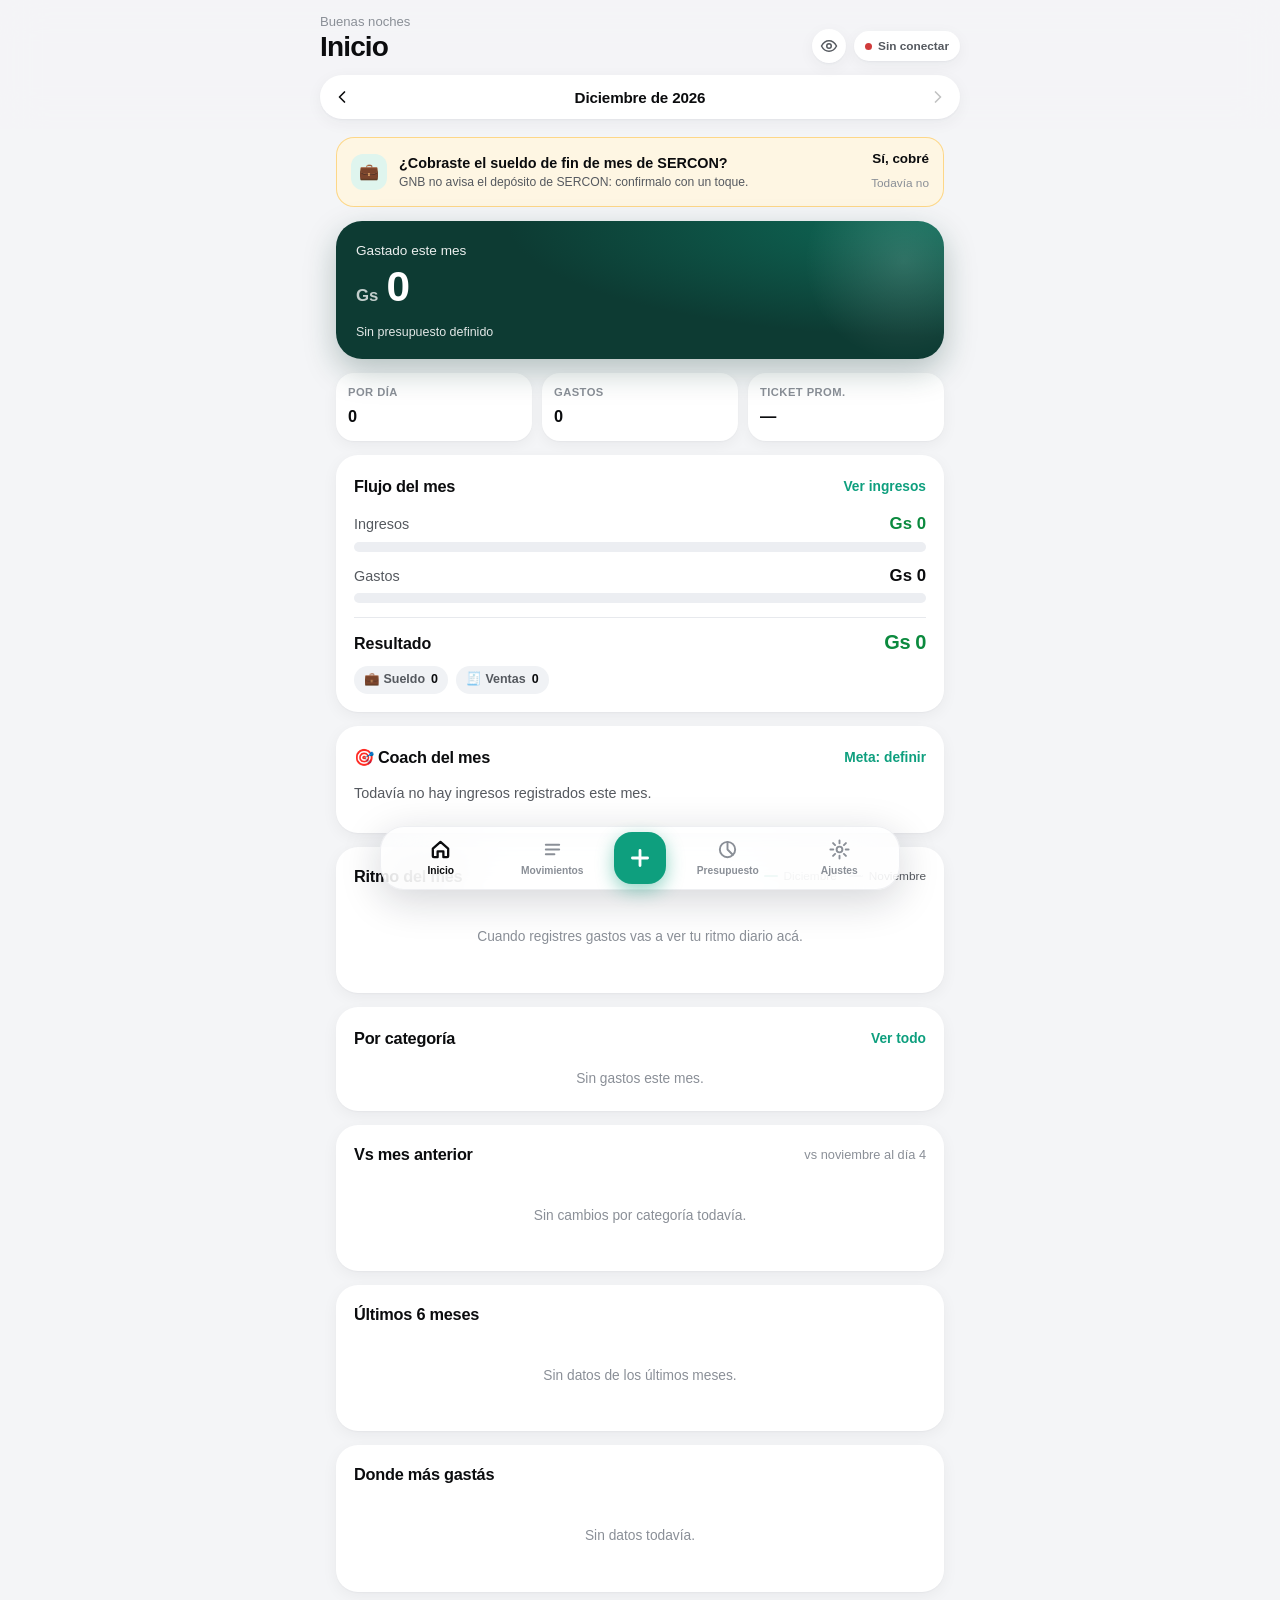
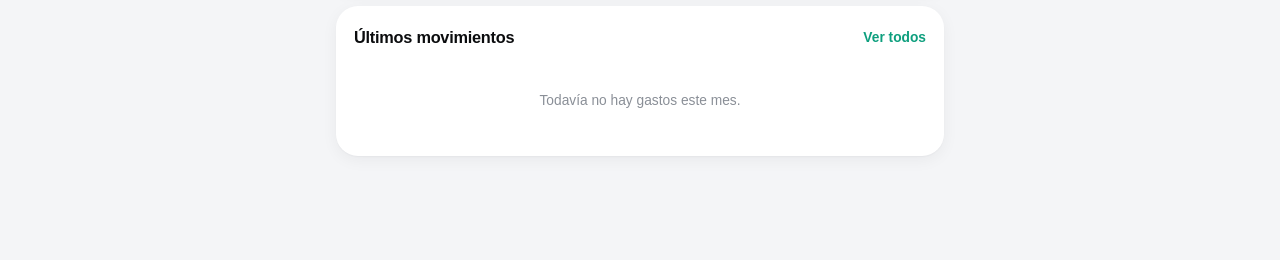
<file: web/index.html>
<!doctype html>
<html lang="es">
<head>
  <meta charset="utf-8">
  <meta name="viewport" content="width=device-width, initial-scale=1, viewport-fit=cover">
  <meta name="theme-color" content="#f4f5f7" media="(prefers-color-scheme: light)">
  <meta name="theme-color" content="#0a0c0f" media="(prefers-color-scheme: dark)">
  <meta name="apple-mobile-web-app-capable" content="yes">
  <meta name="mobile-web-app-capable" content="yes">
  <meta name="apple-mobile-web-app-status-bar-style" content="default">
  <meta name="apple-mobile-web-app-title" content="Gastos">
  <link rel="manifest" href="manifest.json">
  <link rel="apple-touch-icon" href="icons/apple-touch-icon.png">
  <link rel="icon" href="icons/icon.svg" type="image/svg+xml">
  <link rel="stylesheet" href="styles.css">
  <title>Gastos</title>
</head>
<body>
  <header class="top">
    <div class="top-fila">
      <div class="saludo">
        <span id="saludo" class="saludo-hola">Hola</span>
        <h1 id="tituloVista">Inicio</h1>
      </div>
      <div class="top-acciones">
        <button id="btnDiscreto" class="ojo" type="button" aria-label="Ocultar montos" aria-pressed="false">
          <svg class="ojo-abierto" viewBox="0 0 24 24" aria-hidden="true"><path d="M2 12s3.6-7 10-7 10 7 10 7-3.6 7-10 7S2 12 2 12z"/><circle cx="12" cy="12" r="3"/></svg>
          <svg class="ojo-cerrado" viewBox="0 0 24 24" aria-hidden="true"><path d="M3 3l18 18M10.6 5.1A10.4 10.4 0 0112 5c6.4 0 10 7 10 7a17.6 17.6 0 01-3.1 3.9M6.6 6.6C3.9 8.4 2 12 2 12s3.6 7 10 7a9.7 9.7 0 005.4-1.6M9.9 9.9a3 3 0 004.2 4.2"/></svg>
        </button>
        <button id="estado" class="estado" type="button" aria-label="Estado de sincronización"><i></i><span></span></button>
      </div>
    </div>
    <div class="selector-mes" id="selectorMes">
      <button id="mesPrev" class="mes-btn" aria-label="Mes anterior">
        <svg viewBox="0 0 24 24" aria-hidden="true"><path d="M15 6l-6 6 6 6"/></svg>
      </button>
      <span id="mesLabel">—</span>
      <button id="mesNext" class="mes-btn" aria-label="Mes siguiente">
        <svg viewBox="0 0 24 24" aria-hidden="true"><path d="M9 6l6 6-6 6"/></svg>
      </button>
    </div>
  </header>

  <main id="main">
    <!-- INICIO -->
    <section id="vista-inicio" class="vista">
      <button id="alertaDup" class="alerta" type="button" hidden>
        <span class="alerta-ico">⚠︎</span>
        <span class="alerta-txt"><b id="alertaDupTit"></b><small>Puede que un pago se haya registrado dos veces.</small></span>
        <span class="alerta-cta">Revisar</span>
      </button>
      <button id="alertaRevisar" class="alerta" type="button" hidden>
        <span class="alerta-ico">?</span>
        <span class="alerta-txt"><b id="alertaRevisarTit"></b><small>Transferencias a destinatarios nuevos: no suman hasta que las confirmes.</small></span>
        <span class="alerta-cta">Revisar</span>
      </button>
      <button id="alertaSistema" class="alerta" type="button" hidden>
        <span class="alerta-ico">!</span>
        <span class="alerta-txt"><b id="alertaSistemaTit"></b><small id="alertaSistemaSub"></small></span>
        <span class="alerta-cta">Ver</span>
      </button>
      <button id="alertaSueldo" class="alerta alerta-sueldo" type="button" hidden>
        <span class="alerta-ico">💼</span>
        <span class="alerta-txt"><b id="alertaSueldoTit">¿Cobraste la quincena?</b><small id="alertaSueldoSub">GNB no avisa el depósito de SERCON: confirmalo con un toque.</small></span>
        <span class="alerta-acciones"><span class="alerta-cta">Sí, cobré</span><span class="alerta-no" id="alertaSueldoNo" role="button" tabindex="0">Todavía no</span></span>
      </button>
      <button id="alertaSusc" class="alerta" type="button" hidden>
        <span class="alerta-ico">📺</span>
        <span class="alerta-txt"><b id="alertaSuscTit"></b><small>Un cobro que se repite todos los meses y no está en Suscripciones.</small></span>
        <span class="alerta-cta">Ver</span>
      </button>
      <article class="hero" id="hero">
        <div class="hero-cab">
          <span id="heroEtiqueta">Gastado este mes</span>
          <span id="heroDelta" class="delta"></span>
        </div>
        <div class="hero-monto"><small>Gs</small><span id="heroMonto">0</span></div>
        <div class="hero-pres" id="heroPres">
          <div class="hero-track"><div id="heroBarra" class="hero-relleno"></div><div id="heroMarca" class="hero-hoy" title="Hoy"></div></div>
          <div class="hero-pie"><span id="heroPresTxt"></span><span id="heroProy"></span></div>
        </div>
      </article>

      <div class="kpis">
        <div class="kpi"><span>Por día</span><b id="kpiDiario">—</b></div>
        <div class="kpi"><span>Gastos</span><b id="kpiCant">—</b></div>
        <div class="kpi"><span>Ticket prom.</span><b id="kpiTicket">—</b></div>
      </div>

      <article class="card" id="cardFlujo">
        <div class="card-cab"><h2>Flujo del mes</h2><button class="link" data-ir="ingresos">Ver ingresos</button></div>
        <div class="flujo">
          <div class="flujo-fila"><span>Ingresos</span><b id="flujoIng" class="positivo">—</b></div>
          <div class="flujo-barra"><i id="flujoBarIng" class="ing"></i></div>
          <div class="flujo-fila"><span>Gastos</span><b id="flujoGas">—</b></div>
          <div class="flujo-barra"><i id="flujoBarGas" class="gas"></i></div>
          <div class="flujo-resultado"><span id="flujoResTxt">Resultado</span><b id="flujoRes">—</b></div>
          <div class="flujo-desglose" id="flujoDesglose"></div>
        </div>
      </article>

      <article class="card" id="cardCoach">
        <div class="card-cab"><h2>🎯 Coach del mes</h2><button class="link" id="btnMeta" type="button">Meta: <span id="metaTxt">definir</span></button></div>
        <p id="coachTxt" class="coach-txt"></p>
        <p id="pronosticoTxt" class="coach-txt pronostico" hidden></p>
        <button class="btn ancho ia-btn" id="btnConsejo" type="button" hidden>✨ Pedir consejo a la IA</button>
        <div id="consejoTxt" class="ia-respuesta" hidden></div>
      </article>

      <article class="card" id="cardResumen" hidden>
        <div class="card-cab"><h2>✨ Resumen de la semana</h2><span class="sub" id="resumenFecha"></span></div>
        <div id="resumenTxt" class="ia-respuesta"></div>
      </article>

      <article class="card" id="cardPreguntar" hidden>
        <h2>✨ Preguntale a tus gastos</h2>
        <form id="formPregunta" class="pregunta">
          <input id="fPregunta" placeholder="Ej: ¿cuánto gasté en restaurantes este mes?" autocomplete="off" enterkeyhint="send">
          <button class="btn primario" type="submit">Preguntar</button>
        </form>
        <div class="chips" id="ejemplosPregunta"></div>
        <div id="respuestaTxt" class="ia-respuesta" hidden></div>
      </article>

      <article class="card" id="cardSimular" hidden>
        <h2>🔮 ¿Y si…?</h2>
        <form id="formSimular" class="pregunta">
          <input id="fEscenario" placeholder="Ej: ¿y si dejo de pedir delivery?" autocomplete="off" enterkeyhint="send">
          <button class="btn primario" type="submit">Simular</button>
        </form>
        <div class="chips" id="ejemplosSimular"></div>
        <div id="simulaTxt" class="ia-respuesta" hidden></div>
      </article>

      <article class="card">
        <div class="card-cab">
          <h2>Ritmo del mes</h2>
          <div class="leyenda">
            <span><i class="ley-linea actual"></i><em id="leyActual">Este mes</em></span>
            <span><i class="ley-linea previo"></i><em id="leyPrevio">Mes anterior</em></span>
          </div>
        </div>
        <div id="graficoRitmo" class="grafico-caja"></div>
      </article>

      <article class="card">
        <div class="card-cab"><h2>Por categoría</h2><button class="link" data-ir="movimientos">Ver todo</button></div>
        <div class="dona-fila">
          <div id="dona" class="dona"></div>
          <ul id="donaLeyenda" class="dona-leyenda"></ul>
        </div>
      </article>

      <article class="card" id="cardComp">
        <div class="card-cab"><h2>Vs mes anterior</h2><span class="sub" id="compNota"></span></div>
        <ul id="listaComp" class="comp-lista"></ul>
        <p id="vacioComp" class="vacio-grafico" hidden>Sin cambios por categoría todavía.</p>
        <button class="btn ancho ia-btn" id="btnExplicar" type="button" hidden>✨ ¿Por qué?</button>
        <div id="explicaTxt" class="ia-respuesta" hidden></div>
      </article>

      <article class="card">
        <div class="card-cab"><h2>Últimos 6 meses</h2><span class="sub" id="promedio6"></span></div>
        <div id="graficoMeses" class="grafico-caja"></div>
      </article>

      <article class="card">
        <div class="card-cab"><h2>Donde más gastás</h2></div>
        <ol id="topComercios" class="top-lista"></ol>
      </article>

      <article class="card">
        <div class="card-cab"><h2>Últimos movimientos</h2><button class="link" data-ir="movimientos">Ver todos</button></div>
        <ul id="ultimos" class="mov-lista"></ul>
      </article>
    </section>

    <!-- MOVIMIENTOS -->
    <section id="vista-movimientos" class="vista" hidden>
      <div class="segmento" role="tablist">
        <button type="button" data-modo="gastos" class="activo">Gastos</button>
        <button type="button" data-modo="ingresos">Ingresos</button>
      </div>

      <div id="ingresosVista" class="vista-interna" hidden>
        <div class="resumen-mov"><span id="ingCant"></span><b id="ingTotal" class="positivo"></b></div>
        <div id="ingDesglose" class="chips-estaticos"></div>
        <button type="button" class="btn ancho" id="btnNuevoIngreso">+ Agregar ingreso</button>
        <div id="listaIng"></div>
        <div id="vacioIng" class="vacio" hidden>
          <div class="vacio-icono">💼</div>
          <p>No hay ingresos este mes.</p>
        </div>
      </div>

      <div id="gastosVista" class="vista-interna">
      <div class="buscador">
        <svg viewBox="0 0 24 24" aria-hidden="true"><circle cx="11" cy="11" r="7"/><path d="M20 20l-3.5-3.5"/></svg>
        <input id="buscar" type="search" placeholder="Buscar comercio, tarjeta…" autocomplete="off" enterkeyhint="search">
      </div>
      <div id="filtrosEtq" class="chips" hidden></div>
      <div id="filtros" class="chips"></div>
      <div class="resumen-mov"><span id="movCant"></span><b id="movTotal"></b></div>
      <div id="listaMov"></div>
      <div id="vacioMov" class="vacio" hidden>
        <div class="vacio-icono">🧾</div>
        <p>No hay movimientos acá todavía.</p>
        <button class="btn primario" data-nuevo>Registrar un gasto</button>
      </div>
      </div>
    </section>

    <!-- PRESUPUESTO -->
    <section id="vista-presupuesto" class="vista" hidden>
      <article class="card pres-total">
        <div id="anillo" class="anillo"></div>
        <div class="pres-total-txt">
          <span id="presEtiqueta">Disponible</span>
          <b id="presDisp">—</b>
          <small id="presDe"></small>
          <small id="presRitmo" class="ritmo"></small>
        </div>
      </article>
      <article class="card" id="cardSuscripciones">
        <div class="card-cab"><h2>📺 Suscripciones</h2><span class="sub" id="suscTotal"></span></div>
        <div id="suscNuevas" class="susc-nuevas" hidden></div>
        <ul id="listaSusc" class="top-lista"></ul>
      </article>
      <p class="ayuda">Tocá una categoría para ponerle o cambiarle el límite mensual.</p>
      <ul id="listaPres" class="pres-lista"></ul>
    </section>

    <!-- AJUSTES -->
    <section id="vista-ajustes" class="vista" hidden>
      <article class="card" id="cardEstado">
        <div class="card-cab"><h2>Estado del sistema</h2><button class="link" id="btnEstado" type="button">Actualizar</button></div>
        <ul id="listaEstado" class="estado-lista"><li class="vacio-grafico">Cargando…</li></ul>
        <details class="avisos">
          <summary>Últimos avisos procesados</summary>
          <ul id="listaAvisos" class="avisos-lista"></ul>
        </details>
      </article>

      <article class="card">
        <h2>Conexión</h2>
        <label><span>URL de la web app (termina en <code>/exec</code>)</span>
          <input id="cfgUrl" type="url" placeholder="https://script.google.com/macros/s/…/exec" autocomplete="off" autocapitalize="off" spellcheck="false">
        </label>
        <label><span>Token secreto</span>
          <input id="cfgToken" type="password" autocomplete="off" autocapitalize="off" spellcheck="false">
        </label>
        <button id="btnConectar" class="btn primario ancho">Guardar y probar</button>
      </article>

      <article class="card">
        <h2>Categorías</h2>
        <ul id="listaCategorias" class="editable"></ul>
        <button id="btnAddCategoria" class="btn ancho">+ Agregar categoría</button>
      </article>

      <article class="card">
        <h2>Reglas por comercio</h2>
        <p class="ayuda">Si el comercio contiene el texto (sin importar mayúsculas ni tildes), se asigna la categoría. Gana la primera que coincide.</p>
        <ul id="listaReglas" class="editable"></ul>
        <button id="btnAddRegla" class="btn ancho">+ Agregar regla</button>
      </article>

      <article class="card">
        <h2>Reglas por destinatario</h2>
        <p class="ayuda">Cómo se clasifican las transferencias que enviás. Se crean al revisar una transferencia nueva.</p>
        <ul id="listaDestinatarios" class="dest-lista"></ul>
      </article>

      <div class="guardar-config" id="barraGuardar" hidden>
        <button id="btnGuardarConfig" class="btn primario ancho">Guardar cambios</button>
      </div>

      <article class="card">
        <h2>Exportar</h2>
        <div class="fila-botones">
          <button id="btnCsvMes" class="btn">CSV del mes</button>
          <button id="btnCsvTodo" class="btn">CSV completo</button>
        </div>
      </article>

      <article class="card">
        <h2>Apple Pay</h2>
        <p class="ayuda">Registrá cada pago con Apple Pay automáticamente con un Atajo de iOS.</p>
        <a class="btn ancho" href="guia-atajo.html">Ver guía del Atajo</a>
      </article>
    </section>
  </main>

  <nav class="tabs" aria-label="Secciones">
    <button data-vista="inicio" class="activa">
      <svg viewBox="0 0 24 24" aria-hidden="true"><path d="M4 11l8-7 8 7v8a1 1 0 01-1 1h-4v-6h-6v6H5a1 1 0 01-1-1z"/></svg><span>Inicio</span>
    </button>
    <button data-vista="movimientos">
      <svg viewBox="0 0 24 24" aria-hidden="true"><path d="M5 7h14M5 12h14M5 17h9"/></svg><span>Movimientos</span>
    </button>
    <button class="tab-mas" data-nuevo aria-label="Nuevo gasto">
      <svg viewBox="0 0 24 24" aria-hidden="true"><path d="M12 5v14M5 12h14"/></svg>
    </button>
    <button data-vista="presupuesto">
      <svg viewBox="0 0 24 24" aria-hidden="true"><circle cx="12" cy="12" r="8"/><path d="M12 4v8l5.5 5.5"/></svg><span>Presupuesto</span>
    </button>
    <button data-vista="ajustes">
      <svg viewBox="0 0 24 24" aria-hidden="true"><circle cx="12" cy="12" r="3"/><path d="M12 2.5v3M12 18.5v3M21.5 12h-3M5.5 12h-3M18.7 5.3l-2.1 2.1M7.4 16.6l-2.1 2.1M18.7 18.7l-2.1-2.1M7.4 7.4L5.3 5.3"/></svg><span>Ajustes</span>
    </button>
  </nav>

  <!-- Hoja de carga -->
  <div id="hoja" class="hoja" hidden>
    <div class="hoja-fondo" data-cerrar></div>
    <form id="formGasto" class="hoja-panel" autocomplete="off">
      <div class="hoja-asa"></div>
      <div class="hoja-cab">
        <button type="button" class="link" data-cerrar>Cancelar</button>
        <b id="hojaTitulo">Nuevo gasto</b>
        <button type="button" id="btnBorrar" class="link peligro" hidden>Borrar</button>
      </div>
      <div class="monto-grande" id="montoGrande"><small>Gs</small><span id="montoTxt">0</span></div>
      <input id="fComercio" class="input-comercio" placeholder="¿Dónde? Ej: Stock" autocomplete="off" enterkeyhint="done">
      <div id="catChips" class="cat-chips"></div>
      <div class="detalles">
        <label><span>Tarjeta</span><input id="fTarjeta" list="tarjetas" placeholder="Opcional"><datalist id="tarjetas"></datalist></label>
        <label><span>Fecha</span><input id="fFecha" type="datetime-local" required></label>
        <label><span>Viaje o evento</span><input id="fEtiqueta" list="etiquetas" placeholder="Opcional · Ej: Miami 2026" autocomplete="off"><datalist id="etiquetas"></datalist></label>
        <label><span>Lo pagué por</span><input id="fTercero" list="terceros" placeholder="Nadie, es mío" autocomplete="off"><datalist id="terceros"></datalist></label>
      </div>
      <div class="teclado" id="teclado">
        <button type="button" data-k="1">1</button><button type="button" data-k="2">2</button><button type="button" data-k="3">3</button>
        <button type="button" data-k="4">4</button><button type="button" data-k="5">5</button><button type="button" data-k="6">6</button>
        <button type="button" data-k="7">7</button><button type="button" data-k="8">8</button><button type="button" data-k="9">9</button>
        <button type="button" data-k="000">000</button><button type="button" data-k="0">0</button>
        <button type="button" data-k="del" aria-label="Borrar dígito"><svg viewBox="0 0 24 24" aria-hidden="true"><path d="M9 6h11v12H9l-6-6z"/><path d="M13 10l4 4M17 10l-4 4"/></svg></button>
      </div>
      <button type="submit" class="btn primario ancho guardar" id="btnGuardar">Guardar gasto</button>
    </form>
  </div>

  <!-- Editor de presupuesto -->
  <div id="hojaPres" class="hoja" hidden>
    <div class="hoja-fondo" data-cerrar></div>
    <form id="formPres" class="hoja-panel chico">
      <div class="hoja-asa"></div>
      <div class="hoja-cab">
        <button type="button" class="link" data-cerrar>Cancelar</button>
        <b id="presTitulo">Presupuesto</b>
        <span></span>
      </div>
      <label><span>Límite mensual (Gs). Dejalo vacío para quitarlo.</span>
        <input id="fPres" inputmode="numeric" placeholder="Sin límite">
      </label>
      <button type="submit" class="btn primario ancho">Guardar</button>
    </form>
  </div>

  <!-- Transferencias por revisar -->
  <div id="hojaRevisar" class="hoja" hidden>
    <div class="hoja-fondo" data-cerrar></div>
    <div class="hoja-panel">
      <div class="hoja-asa"></div>
      <div class="hoja-cab">
        <span></span>
        <b>Por revisar</b>
        <button type="button" class="link" data-cerrar>Listo</button>
      </div>
      <p class="ayuda">Elegí la categoría o marcá que no es gasto. Con "Recordar", las próximas transferencias a esa persona se clasifican solas.</p>
      <div id="listaRevisar" class="revisar-lista"></div>
    </div>
  </div>

  <!-- Ingreso -->
  <div id="hojaIngreso" class="hoja" hidden>
    <div class="hoja-fondo" data-cerrar></div>
    <form id="formIngreso" class="hoja-panel chico" autocomplete="off">
      <div class="hoja-asa"></div>
      <div class="hoja-cab">
        <button type="button" class="link" data-cerrar>Cancelar</button>
        <b id="ingTitulo">Ingreso</b>
        <button type="button" id="btnBorrarIng" class="link peligro" hidden>No es ingreso</button>
      </div>
      <label><span>Monto (Gs)</span><input id="iMonto" inputmode="numeric" required></label>
      <label><span>De quién</span><input id="iPagador" placeholder="Cliente, empresa…"></label>
      <div id="iCats" class="cat-chips ingreso-cats"></div>
      <label><span>Fecha</span><input id="iFecha" type="datetime-local" required></label>
      <button type="submit" class="btn primario ancho">Guardar ingreso</button>
    </form>
  </div>

  <!-- Recordar categoría (reglas que aprenden) -->
  <div id="hojaRegla" class="hoja" hidden>
    <div class="hoja-fondo" data-cerrar></div>
    <form id="formRegla" class="hoja-panel chico">
      <div class="hoja-asa"></div>
      <div class="hoja-cab">
        <button type="button" class="link" data-cerrar>Solo esta vez</button>
        <b>¿Recordar?</b>
        <span></span>
      </div>
      <p class="regla-pregunta">Cada vez que el comercio contenga…</p>
      <input id="fPatron" autocomplete="off" required>
      <p class="regla-pregunta">…ponerlo en <b id="reglaCategoria"></b></p>
      <label class="check" id="reglaAplicarFila"><input type="checkbox" id="fAplicar" checked><span id="reglaAplicarTxt"></span></label>
      <button type="submit" class="btn primario ancho">Crear regla</button>
    </form>
  </div>

  <!-- Revisión de duplicados -->
  <div id="hojaDup" class="hoja" hidden>
    <div class="hoja-fondo" data-cerrar></div>
    <div class="hoja-panel">
      <div class="hoja-asa"></div>
      <div class="hoja-cab">
        <span></span>
        <b>Posibles duplicados</b>
        <button type="button" class="link" data-cerrar>Listo</button>
      </div>
      <p class="ayuda dup-ayuda">Mismo monto y comercio con pocos minutos de diferencia. Borrá el que sobra o marcá que no es duplicado.</p>
      <div id="listaDup" class="dup-lista"></div>
    </div>
  </div>

  <div id="tooltip" class="tooltip" hidden></div>
  <div id="toast" class="toast" role="status" hidden></div>

  <script type="module" src="app.js"></script>
</body>
</html>
</file>
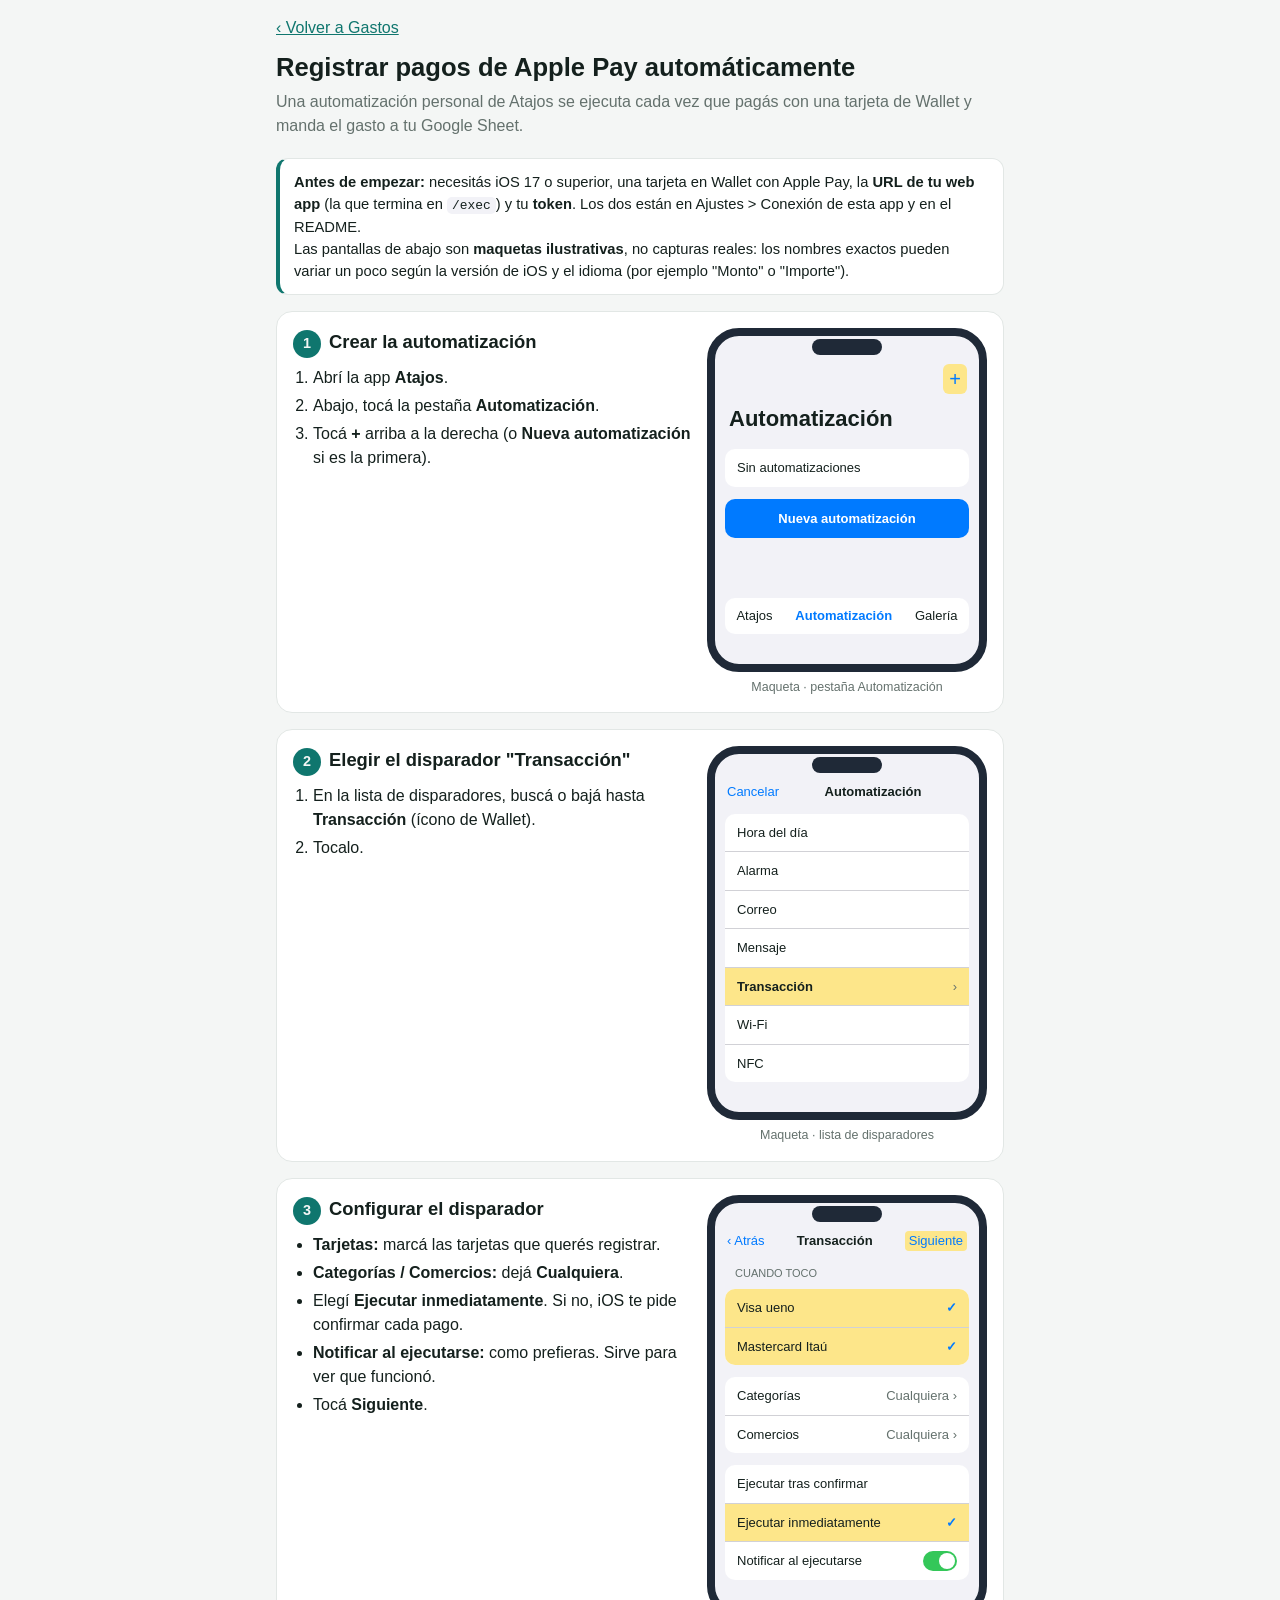
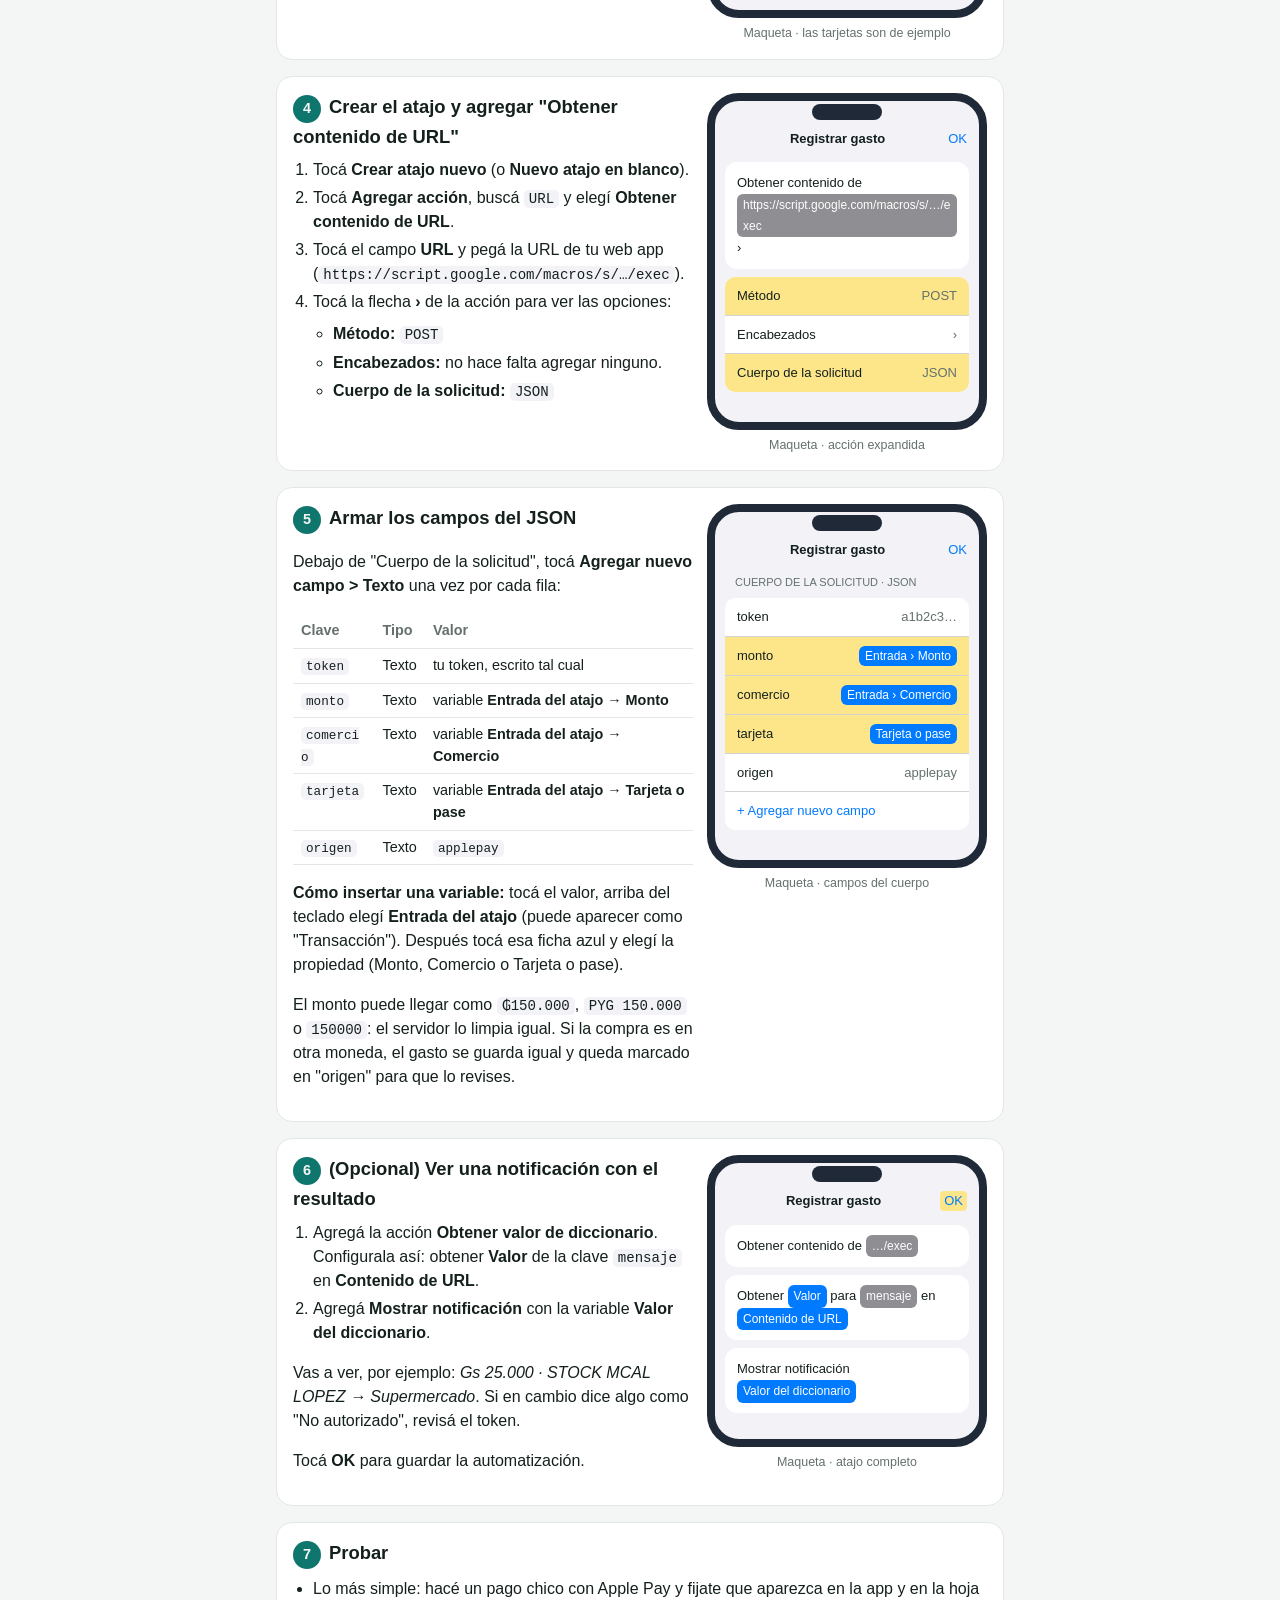
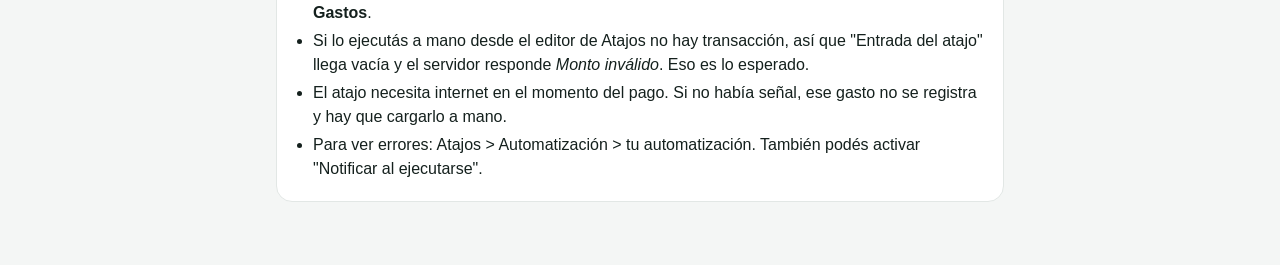
<file: web/guia-atajo.html>
<!doctype html>
<html lang="es">
<head>
  <meta charset="utf-8">
  <meta name="viewport" content="width=device-width, initial-scale=1, viewport-fit=cover">
  <meta name="theme-color" content="#0f766e">
  <link rel="icon" href="icons/icon.svg" type="image/svg+xml">
  <title>Guía del Atajo</title>
  <style>
    :root {
      --bg: #f4f6f5; --card: #fff; --text: #14201d; --muted: #64716d; --line: #e2e7e5;
      --accent: #0f766e; --ios-bg: #f2f2f7; --ios-cell: #fff; --ios-blue: #007aff; --ios-line: #d1d1d6;
      --hi: #fde68a; color-scheme: light dark;
    }
    @media (prefers-color-scheme: dark) {
      :root {
        --bg: #0d1412; --card: #17211e; --text: #e8efed; --muted: #93a29d; --line: #26332f;
        --accent: #2dd4bf; --ios-bg: #000; --ios-cell: #1c1c1e; --ios-blue: #0a84ff; --ios-line: #38383a; --hi: #854d0e;
      }
    }
    * { box-sizing: border-box; }
    body { margin: 0; background: var(--bg); color: var(--text); font: 16px/1.5 -apple-system, BlinkMacSystemFont, "Segoe UI", Roboto, sans-serif; }
    main { max-width: 760px; margin: 0 auto; padding: calc(env(safe-area-inset-top) + 16px) 16px 48px; }
    a { color: var(--accent); }
    h1 { font-size: 1.6rem; margin: 8px 0 4px; }
    h2 { font-size: 1.15rem; margin: 0 0 6px; }
    .sub { color: var(--muted); margin: 0 0 20px; }
    .aviso { background: var(--card); border: 1px solid var(--line); border-left: 4px solid var(--accent); border-radius: 12px; padding: 12px 14px; margin: 16px 0; font-size: .92rem; }
    .paso { display: grid; grid-template-columns: 1fr; gap: 14px; background: var(--card); border: 1px solid var(--line); border-radius: 16px; padding: 16px; margin: 16px 0; }
    @media (min-width: 700px) { .paso { grid-template-columns: 1fr 280px; align-items: start; } }
    .paso > div { min-width: 0; }
    code, .tel .chip { overflow-wrap: anywhere; }
    .num { display: inline-grid; place-items: center; width: 28px; height: 28px; border-radius: 50%; background: var(--accent); color: var(--bg); font-weight: 700; font-size: .9rem; margin-right: 8px; }
    .paso ol, .paso ul { padding-left: 20px; margin: 8px 0 0; }
    .paso li { margin: 4px 0; }
    code { background: var(--ios-bg); padding: 1px 5px; border-radius: 5px; font-size: .88em; }

    /* Maquetas de pantalla (no son capturas reales) */
    .tel { width: 100%; max-width: 280px; margin: 0 auto; border: 8px solid #1f2937; border-radius: 32px; background: var(--ios-bg); overflow: hidden; font-size: 13px; color: var(--text); }
    .tel .barra { height: 22px; display: flex; justify-content: center; align-items: center; }
    .tel .barra::before { content: ""; width: 70px; height: 16px; border-radius: 10px; background: #1f2937; }
    .tel .nav { display: flex; justify-content: space-between; align-items: center; padding: 6px 12px; color: var(--ios-blue); }
    .tel .nav b { color: var(--text); }
    .tel .titulo { font-size: 22px; font-weight: 700; padding: 2px 14px 8px; }
    .tel .grupo { margin: 6px 10px 12px; background: var(--ios-cell); border-radius: 10px; overflow: hidden; }
    .tel .cab { color: var(--muted); font-size: 11px; text-transform: uppercase; padding: 8px 20px 2px; }
    .tel .celda { display: flex; justify-content: space-between; align-items: center; gap: 8px; padding: 9px 12px; border-top: 1px solid var(--ios-line); }
    .tel .celda:first-child { border-top: 0; }
    .tel .celda .v { color: var(--muted); text-align: right; }
    .tel .hi { background: var(--hi); }
    .tel .chip { display: inline-block; background: var(--ios-blue); color: #fff; border-radius: 6px; padding: 1px 6px; font-size: 12px; }
    .tel .chip.gris { background: #8e8e93; }
    .tel .accion { margin: 8px 10px; background: var(--ios-cell); border-radius: 12px; padding: 10px 12px; line-height: 1.7; }
    .tel .boton { margin: 10px; text-align: center; padding: 10px; border-radius: 10px; background: var(--ios-blue); color: #fff; font-weight: 600; }
    .tel .check { color: var(--ios-blue); font-weight: 700; }
    .tel .switch { width: 34px; height: 20px; border-radius: 10px; background: #34c759; position: relative; flex: none; }
    .tel .switch::after { content: ""; position: absolute; right: 2px; top: 2px; width: 16px; height: 16px; border-radius: 50%; background: #fff; }
    .tel .switch.off { background: var(--ios-line); }
    .tel .switch.off::after { right: auto; left: 2px; }
    .tel .pie { height: 18px; }
    .leyenda { text-align: center; color: var(--muted); font-size: .78rem; margin-top: 6px; }
    table { border-collapse: collapse; width: 100%; font-size: .9rem; margin-top: 8px; }
    th, td { text-align: left; padding: 6px 8px; border-bottom: 1px solid var(--line); vertical-align: top; }
    th { color: var(--muted); font-weight: 600; }
  </style>
</head>
<body>
<main>
  <a href="./">‹ Volver a Gastos</a>
  <h1>Registrar pagos de Apple Pay automáticamente</h1>
  <p class="sub">Una automatización personal de Atajos se ejecuta cada vez que pagás con una tarjeta de Wallet y manda el gasto a tu Google Sheet.</p>

  <div class="aviso">
    <b>Antes de empezar:</b> necesitás iOS 17 o superior, una tarjeta en Wallet con Apple Pay, la <b>URL de tu web app</b> (la que termina en <code>/exec</code>) y tu <b>token</b>. Los dos están en Ajustes &gt; Conexión de esta app y en el README.
    <br>Las pantallas de abajo son <b>maquetas ilustrativas</b>, no capturas reales: los nombres exactos pueden variar un poco según la versión de iOS y el idioma (por ejemplo "Monto" o "Importe").
  </div>

  <section class="paso">
    <div>
      <h2><span class="num">1</span>Crear la automatización</h2>
      <ol>
        <li>Abrí la app <b>Atajos</b>.</li>
        <li>Abajo, tocá la pestaña <b>Automatización</b>.</li>
        <li>Tocá <b>+</b> arriba a la derecha (o <b>Nueva automatización</b> si es la primera).</li>
      </ol>
    </div>
    <div>
      <div class="tel">
        <div class="barra"></div>
        <div class="nav"><span></span><span class="hi" style="font-size:20px;padding:0 6px;border-radius:6px">+</span></div>
        <div class="titulo">Automatización</div>
        <div class="grupo"><div class="celda"><span>Sin automatizaciones</span></div></div>
        <div class="boton">Nueva automatización</div>
        <div class="grupo" style="display:flex;justify-content:space-around;padding:8px 0;margin-top:60px">
          <span class="v">Atajos</span><b style="color:var(--ios-blue)">Automatización</b><span class="v">Galería</span>
        </div>
        <div class="pie"></div>
      </div>
      <div class="leyenda">Maqueta · pestaña Automatización</div>
    </div>
  </section>

  <section class="paso">
    <div>
      <h2><span class="num">2</span>Elegir el disparador "Transacción"</h2>
      <ol>
        <li>En la lista de disparadores, buscá o bajá hasta <b>Transacción</b> (ícono de Wallet).</li>
        <li>Tocalo.</li>
      </ol>
    </div>
    <div>
      <div class="tel">
        <div class="barra"></div>
        <div class="nav"><span>Cancelar</span><b>Automatización</b><span></span></div>
        <div class="grupo">
          <div class="celda"><span>Hora del día</span></div>
          <div class="celda"><span>Alarma</span></div>
          <div class="celda"><span>Correo</span></div>
          <div class="celda"><span>Mensaje</span></div>
          <div class="celda hi"><span><b>Transacción</b></span><span class="v">›</span></div>
          <div class="celda"><span>Wi‑Fi</span></div>
          <div class="celda"><span>NFC</span></div>
        </div>
        <div class="pie"></div>
      </div>
      <div class="leyenda">Maqueta · lista de disparadores</div>
    </div>
  </section>

  <section class="paso">
    <div>
      <h2><span class="num">3</span>Configurar el disparador</h2>
      <ul>
        <li><b>Tarjetas:</b> marcá las tarjetas que querés registrar.</li>
        <li><b>Categorías / Comercios:</b> dejá <b>Cualquiera</b>.</li>
        <li>Elegí <b>Ejecutar inmediatamente</b>. Si no, iOS te pide confirmar cada pago.</li>
        <li><b>Notificar al ejecutarse:</b> como prefieras. Sirve para ver que funcionó.</li>
        <li>Tocá <b>Siguiente</b>.</li>
      </ul>
    </div>
    <div>
      <div class="tel">
        <div class="barra"></div>
        <div class="nav"><span>‹ Atrás</span><b>Transacción</b><span class="hi" style="padding:0 4px;border-radius:4px">Siguiente</span></div>
        <div class="cab">Cuando toco</div>
        <div class="grupo">
          <div class="celda hi"><span>Visa ueno</span><span class="check">✓</span></div>
          <div class="celda hi"><span>Mastercard Itaú</span><span class="check">✓</span></div>
        </div>
        <div class="grupo">
          <div class="celda"><span>Categorías</span><span class="v">Cualquiera ›</span></div>
          <div class="celda"><span>Comercios</span><span class="v">Cualquiera ›</span></div>
        </div>
        <div class="grupo">
          <div class="celda"><span>Ejecutar tras confirmar</span><span></span></div>
          <div class="celda hi"><span>Ejecutar inmediatamente</span><span class="check">✓</span></div>
          <div class="celda"><span>Notificar al ejecutarse</span><span class="switch"></span></div>
        </div>
        <div class="pie"></div>
      </div>
      <div class="leyenda">Maqueta · las tarjetas son de ejemplo</div>
    </div>
  </section>

  <section class="paso">
    <div>
      <h2><span class="num">4</span>Crear el atajo y agregar "Obtener contenido de URL"</h2>
      <ol>
        <li>Tocá <b>Crear atajo nuevo</b> (o <b>Nuevo atajo en blanco</b>).</li>
        <li>Tocá <b>Agregar acción</b>, buscá <code>URL</code> y elegí <b>Obtener contenido de URL</b>.</li>
        <li>Tocá el campo <b>URL</b> y pegá la URL de tu web app (<code>https://script.google.com/macros/s/…/exec</code>).</li>
        <li>Tocá la flecha <b>›</b> de la acción para ver las opciones:
          <ul>
            <li><b>Método:</b> <code>POST</code></li>
            <li><b>Encabezados:</b> no hace falta agregar ninguno.</li>
            <li><b>Cuerpo de la solicitud:</b> <code>JSON</code></li>
          </ul>
        </li>
      </ol>
    </div>
    <div>
      <div class="tel">
        <div class="barra"></div>
        <div class="nav"><span></span><b>Registrar gasto</b><span>OK</span></div>
        <div class="accion">
          Obtener contenido de <span class="chip gris">https://script.google.com/macros/s/…/exec</span> <span class="v">›</span>
        </div>
        <div class="grupo">
          <div class="celda hi"><span>Método</span><span class="v">POST</span></div>
          <div class="celda"><span>Encabezados</span><span class="v">›</span></div>
          <div class="celda hi"><span>Cuerpo de la solicitud</span><span class="v">JSON</span></div>
        </div>
        <div class="pie"></div>
      </div>
      <div class="leyenda">Maqueta · acción expandida</div>
    </div>
  </section>

  <section class="paso">
    <div>
      <h2><span class="num">5</span>Armar los campos del JSON</h2>
      <p>Debajo de "Cuerpo de la solicitud", tocá <b>Agregar nuevo campo &gt; Texto</b> una vez por cada fila:</p>
      <table>
        <tr><th>Clave</th><th>Tipo</th><th>Valor</th></tr>
        <tr><td><code>token</code></td><td>Texto</td><td>tu token, escrito tal cual</td></tr>
        <tr><td><code>monto</code></td><td>Texto</td><td>variable <b>Entrada del atajo → Monto</b></td></tr>
        <tr><td><code>comercio</code></td><td>Texto</td><td>variable <b>Entrada del atajo → Comercio</b></td></tr>
        <tr><td><code>tarjeta</code></td><td>Texto</td><td>variable <b>Entrada del atajo → Tarjeta o pase</b></td></tr>
        <tr><td><code>origen</code></td><td>Texto</td><td><code>applepay</code></td></tr>
      </table>
      <p><b>Cómo insertar una variable:</b> tocá el valor, arriba del teclado elegí <b>Entrada del atajo</b> (puede aparecer como "Transacción"). Después tocá esa ficha azul y elegí la propiedad (Monto, Comercio o Tarjeta o pase).</p>
      <p>El monto puede llegar como <code>₲150.000</code>, <code>PYG 150.000</code> o <code>150000</code>: el servidor lo limpia igual. Si la compra es en otra moneda, el gasto se guarda igual y queda marcado en "origen" para que lo revises.</p>
    </div>
    <div>
      <div class="tel">
        <div class="barra"></div>
        <div class="nav"><span></span><b>Registrar gasto</b><span>OK</span></div>
        <div class="cab">Cuerpo de la solicitud · JSON</div>
        <div class="grupo">
          <div class="celda"><span>token</span><span class="v">a1b2c3…</span></div>
          <div class="celda hi"><span>monto</span><span><span class="chip">Entrada › Monto</span></span></div>
          <div class="celda hi"><span>comercio</span><span><span class="chip">Entrada › Comercio</span></span></div>
          <div class="celda hi"><span>tarjeta</span><span><span class="chip">Tarjeta o pase</span></span></div>
          <div class="celda"><span>origen</span><span class="v">applepay</span></div>
          <div class="celda" style="color:var(--ios-blue)"><span>+ Agregar nuevo campo</span></div>
        </div>
        <div class="pie"></div>
      </div>
      <div class="leyenda">Maqueta · campos del cuerpo</div>
    </div>
  </section>

  <section class="paso">
    <div>
      <h2><span class="num">6</span>(Opcional) Ver una notificación con el resultado</h2>
      <ol>
        <li>Agregá la acción <b>Obtener valor de diccionario</b>. Configurala así: obtener <b>Valor</b> de la clave <code>mensaje</code> en <b>Contenido de URL</b>.</li>
        <li>Agregá <b>Mostrar notificación</b> con la variable <b>Valor del diccionario</b>.</li>
      </ol>
      <p>Vas a ver, por ejemplo: <i>Gs 25.000 · STOCK MCAL LOPEZ → Supermercado</i>. Si en cambio dice algo como "No autorizado", revisá el token.</p>
      <p>Tocá <b>OK</b> para guardar la automatización.</p>
    </div>
    <div>
      <div class="tel">
        <div class="barra"></div>
        <div class="nav"><span></span><b>Registrar gasto</b><span class="hi" style="padding:0 4px;border-radius:4px">OK</span></div>
        <div class="accion">Obtener contenido de <span class="chip gris">…/exec</span></div>
        <div class="accion hi">Obtener <span class="chip">Valor</span> para <span class="chip gris">mensaje</span> en <span class="chip">Contenido de URL</span></div>
        <div class="accion hi">Mostrar notificación <span class="chip">Valor del diccionario</span></div>
        <div class="pie"></div>
      </div>
      <div class="leyenda">Maqueta · atajo completo</div>
    </div>
  </section>

  <section class="paso" style="grid-template-columns:1fr">
    <div>
      <h2><span class="num">7</span>Probar</h2>
      <ul>
        <li>Lo más simple: hacé un pago chico con Apple Pay y fijate que aparezca en la app y en la hoja <b>Gastos</b>.</li>
        <li>Si lo ejecutás a mano desde el editor de Atajos no hay transacción, así que "Entrada del atajo" llega vacía y el servidor responde <i>Monto inválido</i>. Eso es lo esperado.</li>
        <li>El atajo necesita internet en el momento del pago. Si no había señal, ese gasto no se registra y hay que cargarlo a mano.</li>
        <li>Para ver errores: Atajos &gt; Automatización &gt; tu automatización. También podés activar "Notificar al ejecutarse".</li>
      </ul>
    </div>
  </section>
</main>
</body>
</html>
</file>
<file: web/styles.css>
/* ---------- Tokens ---------- */
:root {
  color-scheme: light;
  --bg: #f4f5f7;
  --card: #ffffff;
  --card-2: #f0f2f5;
  --text: #0b0c0e;
  --text-2: #55595f;
  --muted: #8a8f97;
  --line: #e7e9ed;
  --track: #eceef2;
  --accent: #0e9f7e;
  --accent-2: #0b7f66;
  --accent-soft: #dff5ee;
  --on-accent: #ffffff;
  --hero-1: #0d3b33;
  --hero-2: #0e6b58;
  --hero-text: #ffffff;
  --good: #0ca30c;
  --good-text: #067a06;
  --warning: #fab219;
  --critical: #d03b3b;
  --serie-previa: #a9aeb6;
  --sombra: 0 1px 2px rgb(16 24 40 / .04), 0 4px 16px rgb(16 24 40 / .05);
  --sombra-fuerte: 0 10px 40px rgb(16 24 40 / .18);
  --radio: 22px;
  --radio-s: 14px;
  --tabs-h: 72px;
  --ease: cubic-bezier(.2, .8, .2, 1);
  --resorte: cubic-bezier(.34, 1.4, .64, 1);
}
@media (prefers-color-scheme: dark) {
  :root:not([data-theme="light"]) {
    color-scheme: dark;
    --bg: #0a0c0f;
    --card: #15181d;
    --card-2: #1d2128;
    --text: #f2f4f6;
    --text-2: #b4b9c1;
    --muted: #7c828c;
    --line: #242830;
    --track: #262b33;
    --accent: #22c69c;
    --accent-2: #1aa884;
    --accent-soft: #10342b;
    --on-accent: #04241c;
    --hero-1: #0c2f29;
    --hero-2: #0f5a4a;
    --good-text: #3ccf3c;
    --serie-previa: #5d636d;
    --sombra: 0 1px 0 rgb(255 255 255 / .03) inset;
    --sombra-fuerte: 0 10px 40px rgb(0 0 0 / .6);
  }
}
:root[data-theme="dark"] {
  color-scheme: dark;
  --bg: #0a0c0f; --card: #15181d; --card-2: #1d2128; --text: #f2f4f6; --text-2: #b4b9c1; --muted: #7c828c;
  --line: #242830; --track: #262b33; --accent: #22c69c; --accent-2: #1aa884; --accent-soft: #10342b; --on-accent: #04241c;
  --hero-1: #0c2f29; --hero-2: #0f5a4a; --good-text: #3ccf3c; --serie-previa: #5d636d;
  --sombra: 0 1px 0 rgb(255 255 255 / .03) inset; --sombra-fuerte: 0 10px 40px rgb(0 0 0 / .6);
}

/* ---------- Base ---------- */
* { box-sizing: border-box; }
[hidden] { display: none !important; }
html, body { margin: 0; }
html { background: var(--bg); }
body {
  font: 16px/1.4 -apple-system, BlinkMacSystemFont, "SF Pro Text", "Segoe UI", Roboto, "Helvetica Neue", sans-serif;
  background: var(--bg);
  color: var(--text);
  padding-bottom: calc(var(--tabs-h) + env(safe-area-inset-bottom) + 24px);
  -webkit-tap-highlight-color: transparent;
  -webkit-font-smoothing: antialiased;
  overscroll-behavior-y: none;
}
button, input, select { font: inherit; color: inherit; }
button { cursor: pointer; -webkit-user-select: none; user-select: none; touch-action: manipulation; }
h1, h2, p { margin: 0; }
code { font-size: .85em; }
svg { display: block; }
.num, b, strong { font-variant-numeric: tabular-nums; }

/* ---------- Encabezado ---------- */
.top {
  position: sticky; top: 0; z-index: 10;
  padding: calc(env(safe-area-inset-top) + 10px) 20px 10px;
  background: color-mix(in srgb, var(--bg) 82%, transparent);
  backdrop-filter: saturate(180%) blur(20px); -webkit-backdrop-filter: saturate(180%) blur(20px);
}
.top-fila { display: flex; align-items: flex-end; justify-content: space-between; gap: 12px; max-width: 640px; margin: 0 auto; }
.saludo-hola { color: var(--muted); font-size: .82rem; font-weight: 500; }
.saludo h1 { font-size: 1.75rem; font-weight: 750; letter-spacing: -.03em; line-height: 1.1; }
.estado {
  display: inline-flex; align-items: center; gap: 6px; border: 0; background: var(--card);
  box-shadow: var(--sombra); color: var(--text-2); font-size: .74rem; font-weight: 600;
  padding: 7px 11px; border-radius: 999px; max-width: 48vw; white-space: nowrap; overflow: hidden;
}
.estado span { overflow: hidden; text-overflow: ellipsis; }
.estado i { width: 7px; height: 7px; border-radius: 50%; background: var(--good); flex: none; }
.estado.pendiente i { background: var(--warning); animation: latido 1.2s ease-in-out infinite; }
.estado.error i { background: var(--critical); }
.estado.sync i { background: var(--accent); animation: latido .8s ease-in-out infinite; }
@keyframes latido { 50% { opacity: .3; transform: scale(.7); } }

.selector-mes {
  display: flex; align-items: center; justify-content: space-between; gap: 8px;
  max-width: 640px; margin: 12px auto 0; background: var(--card); border-radius: 999px; padding: 4px;
  box-shadow: var(--sombra);
}
.selector-mes span { font-weight: 650; font-size: .95rem; letter-spacing: -.01em; }
.mes-btn { width: 36px; height: 36px; border-radius: 50%; border: 0; background: transparent; display: grid; place-items: center; transition: background .15s, transform .15s var(--ease); }
.mes-btn:active { background: var(--track); transform: scale(.9); }
.mes-btn svg, .tabs svg, .buscador svg, .teclado svg { fill: none; stroke: currentColor; stroke-width: 2; stroke-linecap: round; stroke-linejoin: round; }
.mes-btn svg { width: 20px; height: 20px; }
.mes-btn:disabled { opacity: .25; }

/* ---------- Layout ---------- */
main { max-width: 640px; margin: 0 auto; padding: 8px 16px; }
.vista { display: grid; gap: 14px; }
.vista.entra { animation: entrar .32s var(--ease) both; }
.vista.entra-izq { animation: entrar-izq .32s var(--ease) both; }
.vista.entra-der { animation: entrar-der .32s var(--ease) both; }
@keyframes entrar { from { opacity: 0; transform: translateY(10px); } }
@keyframes entrar-izq { from { opacity: 0; transform: translateX(-24px); } }
@keyframes entrar-der { from { opacity: 0; transform: translateX(24px); } }

.card { background: var(--card); border-radius: var(--radio); padding: 18px; box-shadow: var(--sombra); }
.card h2 { font-size: 1.02rem; font-weight: 700; letter-spacing: -.015em; }
.card-cab { display: flex; align-items: center; justify-content: space-between; gap: 10px; margin-bottom: 12px; }
.card > h2 { margin-bottom: 12px; }
.sub { color: var(--muted); font-size: .8rem; }
.link { border: 0; background: none; color: var(--accent-2); font-weight: 600; font-size: .86rem; padding: 4px 0; }
:root:not([data-theme="light"]) .link { color: var(--accent); }
.link.peligro { color: var(--critical); }
.ayuda { color: var(--muted); font-size: .82rem; line-height: 1.45; }
.card .ayuda { margin: -4px 0 12px; }

/* ---------- Hero ---------- */
.hero {
  position: relative; overflow: hidden; border-radius: 26px; padding: 20px 20px 18px; color: var(--hero-text);
  background: radial-gradient(120% 140% at 100% 0%, var(--hero-2) 0%, var(--hero-1) 60%);
  box-shadow: 0 12px 32px rgb(13 59 51 / .28);
}
.hero::after {
  content: ""; position: absolute; right: -60px; top: -60px; width: 200px; height: 200px; border-radius: 50%;
  background: radial-gradient(circle, rgb(255 255 255 / .14), transparent 70%); pointer-events: none;
}
.hero-cab { display: flex; justify-content: space-between; align-items: center; gap: 8px; font-size: .85rem; opacity: .92; }
.delta { display: inline-flex; align-items: center; gap: 4px; font-weight: 700; font-size: .76rem; padding: 4px 9px; border-radius: 999px; background: rgb(255 255 255 / .14); white-space: nowrap; }
.hero-monto { display: flex; align-items: baseline; gap: 8px; margin: 6px 0 16px; }
.hero-monto small { font-size: 1.05rem; font-weight: 600; opacity: .75; }
.hero-monto span { font-size: 2.65rem; font-weight: 750; letter-spacing: -.045em; line-height: 1; font-variant-numeric: tabular-nums; }
.hero-track { position: relative; height: 8px; border-radius: 99px; background: rgb(255 255 255 / .16); }
.hero-relleno { height: 100%; width: 0; border-radius: 99px; background: #ffffff; transition: width .9s var(--ease); }
.hero-relleno.excedido { background: #ffb4a8; }
.hero-hoy { position: absolute; top: -4px; bottom: -4px; width: 2px; border-radius: 2px; background: rgb(255 255 255 / .55); }
.hero-pie { display: flex; justify-content: space-between; gap: 10px; margin-top: 10px; font-size: .78rem; opacity: .88; }
.hero-pie span:last-child { text-align: right; }

/* ---------- Ingresos y flujo ---------- */
:root { --ingreso: #0b8a3e; --ingreso-soft: #dcf5e6; }
@media (prefers-color-scheme: dark) { :root:not([data-theme="light"]) { --ingreso: #3ccf6e; --ingreso-soft: #10331f; } }
:root[data-theme="dark"] { --ingreso: #3ccf6e; --ingreso-soft: #10331f; }
.positivo { color: var(--ingreso); }
.flujo { display: grid; gap: 6px; }
.flujo-fila { display: flex; justify-content: space-between; align-items: baseline; font-size: .9rem; color: var(--text-2); }
.flujo-fila b { font-size: 1.05rem; color: var(--text); }
.flujo-fila b.positivo { color: var(--ingreso); }
.flujo-barra { height: 10px; border-radius: 99px; background: var(--track); overflow: hidden; margin-bottom: 6px; }
.flujo-barra i { display: block; height: 100%; width: 0; border-radius: 99px; transition: width .9s var(--ease); }
.flujo-barra i.ing { background: var(--ingreso); }
.flujo-barra i.gas { background: var(--accent); }
.flujo-resultado { display: flex; justify-content: space-between; align-items: baseline; padding-top: 10px; margin-top: 2px; border-top: 1px solid var(--line); }
.flujo-resultado span { font-weight: 650; }
.flujo-resultado b { font-size: 1.25rem; letter-spacing: -.02em; }
.flujo-desglose, .chips-estaticos { display: flex; flex-wrap: wrap; gap: 8px; margin-top: 4px; }
.mini-chip { display: inline-flex; gap: 6px; align-items: center; background: var(--card-2); border-radius: 999px; padding: 5px 10px; font-size: .78rem; font-weight: 600; color: var(--text-2); }
.mini-chip b { color: var(--text); }

.segmento { display: grid; grid-template-columns: 1fr 1fr; background: var(--card); border-radius: 14px; padding: 4px; box-shadow: var(--sombra); }
.segmento button { border: 0; background: transparent; padding: 9px; border-radius: 10px; font-weight: 650; font-size: .9rem; color: var(--muted); transition: background .2s, color .2s; }
.segmento button.activo { background: var(--text); color: var(--bg); }
.vista-interna { display: grid; gap: 14px; }
.mov .monto.ing { color: var(--ingreso); }
.ingreso-cats .cat-chip { min-width: 110px; }

/* Por revisar */
.revisar-lista { display: grid; gap: 12px; padding-bottom: 8px; }
.rev-item { background: var(--card-2); border-radius: 18px; padding: 12px; }
.rev-cab { display: grid; grid-template-columns: 1fr auto; gap: 8px; align-items: baseline; }
.rev-cab b { font-size: .95rem; }
.rev-cab .m { font-weight: 700; }
.rev-cab small { grid-column: 1 / -1; color: var(--muted); font-size: .76rem; }
.rev-item .cat-chips { margin: 10px -12px 6px; padding: 2px 12px 6px; }
.rev-item .cat-chip { background: var(--card); }
.rev-item .cat-chip.activo { background: var(--accent-soft); }
.rev-item label.check { margin: 6px 0 10px; }
.rev-acciones { display: grid; grid-template-columns: 1fr 1fr; gap: 8px; }
.rev-acciones .btn { padding: 10px; font-size: .88rem; }

/* Reglas por destinatario */
.dest-lista { list-style: none; margin: 0; padding: 0; display: grid; gap: 6px; }
.dest-lista li { display: grid; grid-template-columns: 34px 1fr auto; gap: 10px; align-items: center; padding: 6px 0; border-top: 1px solid var(--line); }
.dest-lista li:first-child { border-top: 0; }
.dest-lista .ico { width: 34px; height: 34px; border-radius: 10px; display: grid; place-items: center; }
.dest-lista .nom { font-weight: 600; font-size: .88rem; }
.dest-lista .det { color: var(--muted); font-size: .74rem; }
.dest-lista .quitar { border: 0; background: transparent; color: var(--muted); font-size: 1.3rem; width: 34px; height: 34px; }

/* ---------- IA, coach y suscripciones ---------- */
.coach-txt { color: var(--text-2); font-size: .9rem; line-height: 1.5; margin: 0 0 10px; }
.coach-txt b { color: var(--text); }
.ia-btn { background: var(--accent-soft); color: var(--text); }
.ia-respuesta { white-space: pre-wrap; background: var(--card-2); border-radius: 14px; padding: 12px 14px; font-size: .88rem; line-height: 1.55; margin-top: 10px; }
.ia-respuesta.cargando { color: var(--muted); }
.pregunta { display: flex; gap: 8px; margin: 10px 0; }
.pregunta input { flex: 1; min-width: 0; }
.pregunta .btn { flex: none; padding: 10px 14px; }
#ejemplosPregunta .chip { font-size: .76rem; }
.sugerencia-ia { color: var(--accent-2); font-size: .78rem; font-weight: 600; margin-top: 4px; }
:root:not([data-theme="light"]) .sugerencia-ia { color: var(--accent); }
.susc-sube { color: var(--critical); font-weight: 700; }

/* ---------- Modo discreto ---------- */
.top-acciones { display: flex; align-items: center; gap: 8px; }
.ojo {
  width: 34px; height: 34px; border-radius: 50%; border: 0; background: var(--card); box-shadow: var(--sombra);
  display: grid; place-items: center; color: var(--text-2); transition: transform .15s var(--ease), background .2s;
}
.ojo:active { transform: scale(.9); }
.ojo svg { width: 18px; height: 18px; fill: none; stroke: currentColor; stroke-width: 2; stroke-linecap: round; stroke-linejoin: round; }
.ojo .ojo-cerrado, .discreto .ojo .ojo-abierto { display: none; }
.discreto .ojo .ojo-cerrado { display: block; }
.discreto .ojo { background: var(--text); color: var(--bg); }

/* ---------- Estado del sistema ---------- */
.estado-lista { list-style: none; margin: 0; padding: 0; display: grid; gap: 2px; }
.estado-lista li.fila-estado { display: grid; grid-template-columns: 12px 1fr auto; gap: 12px; align-items: center; padding: 9px 0; border-top: 1px solid var(--line); }
.estado-lista li.fila-estado:first-child { border-top: 0; }
.estado-lista .luz { width: 10px; height: 10px; border-radius: 50%; background: var(--good); }
.estado-lista .luz.aviso { background: var(--warning); }
.estado-lista .luz.mal { background: var(--critical); }
.estado-lista .luz.gris { background: var(--serie-previa); }
.estado-lista .nom { font-size: .9rem; font-weight: 600; }
.estado-lista .nota { display: block; color: var(--muted); font-size: .74rem; font-weight: 500; margin-top: 1px; }
.estado-lista .cuando { color: var(--text-2); font-size: .8rem; text-align: right; white-space: nowrap; }
.avisos { margin-top: 10px; }
.avisos summary { cursor: pointer; color: var(--accent-2); font-weight: 600; font-size: .86rem; padding: 6px 0; list-style: none; }
:root:not([data-theme="light"]) .avisos summary { color: var(--accent); }
.avisos-lista { list-style: none; margin: 6px 0 0; padding: 0; display: grid; gap: 8px; }
.avisos-lista li { background: var(--card-2); border-radius: 12px; padding: 9px 11px; font-size: .78rem; }
.avisos-lista .cab-aviso { display: flex; justify-content: space-between; gap: 8px; font-weight: 650; margin-bottom: 3px; }
.avisos-lista .cab-aviso span:last-child { color: var(--muted); font-weight: 500; }
.avisos-lista .det { color: var(--muted); overflow-wrap: anywhere; }

/* ---------- Reglas que aprenden ---------- */
.regla-pregunta { color: var(--text-2); font-size: .9rem; margin: 10px 0 8px; }
.regla-pregunta b { color: var(--text); }
#fPatron { font-size: 18px; font-weight: 650; }
label.check { display: flex; gap: 10px; align-items: center; margin: 14px 0; color: var(--text-2); font-size: .86rem; font-weight: 500; }
label.check input { width: 20px; height: 20px; flex: none; padding: 0; accent-color: var(--accent); -webkit-appearance: auto; appearance: auto; }

/* ---------- Alerta de duplicados ---------- */
.alerta {
  display: grid; grid-template-columns: 36px 1fr auto; gap: 12px; align-items: center; text-align: left; width: 100%;
  border: 1px solid color-mix(in srgb, var(--warning) 45%, transparent); background: color-mix(in srgb, var(--warning) 12%, var(--card));
  border-radius: 18px; padding: 12px 14px; animation: entrar .3s var(--ease); transition: transform .15s var(--ease);
}
.alerta:active { transform: scale(.985); }
.alerta-ico { width: 36px; height: 36px; border-radius: 12px; display: grid; place-items: center; background: var(--warning); color: #3a2600; font-weight: 800; }
.alerta-txt { display: grid; gap: 1px; min-width: 0; }
.alerta-txt b { font-size: .9rem; }
.alerta-txt small { color: var(--text-2); font-size: .76rem; }
.alerta-cta { font-weight: 700; font-size: .84rem; color: var(--text); }
.tag-dup { display: inline-block; margin-left: 6px; padding: 1px 6px; border-radius: 6px; font-size: .64rem; font-weight: 700; vertical-align: 1px; background: color-mix(in srgb, var(--warning) 22%, transparent); color: var(--text); }
.dup-ayuda { margin: 4px 0 12px; }
.dup-lista { display: grid; gap: 12px; padding-bottom: 8px; }
.dup-par { background: var(--card-2); border-radius: 18px; padding: 6px 12px 12px; }
.dup-par .mov { cursor: default; grid-template-columns: 42px 1fr auto; }
.dup-par .mov:active { transform: none; background: transparent; }
.dup-par .borrar { border: 0; background: color-mix(in srgb, var(--critical) 14%, transparent); color: var(--critical); font-weight: 700; font-size: .78rem; padding: 7px 10px; border-radius: 10px; }
.dup-par .no-dup { width: 100%; margin-top: 6px; }

/* ---------- KPIs ---------- */
.kpis { display: grid; grid-template-columns: repeat(3, 1fr); gap: 10px; }
.kpi { background: var(--card); border-radius: 18px; padding: 12px 12px 13px; box-shadow: var(--sombra); min-width: 0; }
.kpi span { display: block; color: var(--muted); font-size: .7rem; font-weight: 600; text-transform: uppercase; letter-spacing: .04em; white-space: nowrap; overflow: hidden; text-overflow: ellipsis; }
.kpi b { display: block; margin-top: 4px; font-size: 1.02rem; font-weight: 700; letter-spacing: -.02em; white-space: nowrap; overflow: hidden; text-overflow: ellipsis; }

/* ---------- Gráficos ---------- */
.grafico-caja { position: relative; width: 100%; touch-action: pan-y; }
.grafico-caja svg { width: 100%; overflow: visible; }
.grafico-caja .grid line { stroke: var(--line); stroke-width: 1; }
.grafico-caja .eje text { fill: var(--muted); font-size: 10.5px; font-variant-numeric: tabular-nums; }
.grafico-caja .linea { fill: none; stroke-width: 2.25; stroke-linecap: round; stroke-linejoin: round; }
.grafico-caja .linea.actual { stroke: var(--accent); }
.grafico-caja .linea.previo { stroke: var(--serie-previa); stroke-dasharray: 4 4; stroke-width: 2; }
.grafico-caja .area { fill: url(#gradArea); }
.grafico-caja .cursor { stroke: var(--text-2); stroke-width: 1; stroke-dasharray: 3 3; opacity: 0; transition: opacity .12s; }
.grafico-caja .punto { stroke: var(--card); stroke-width: 2.5; opacity: 0; transition: opacity .12s; }
.grafico-caja.activo .cursor, .grafico-caja.activo .punto { opacity: 1; }
.grafico-caja .punto.actual { fill: var(--accent); }
.grafico-caja .punto.previo { fill: var(--serie-previa); }
.grafico-caja .punto-fin { fill: var(--accent); stroke: var(--card); stroke-width: 3; }
.grafico-caja .barra { fill: var(--accent); opacity: .32; transition: opacity .15s; }
.grafico-caja .barra.actual { opacity: 1; }
.grafico-caja .barra.hover { opacity: .75; }
.grafico-caja .barra.actual.hover { opacity: 1; }
.grafico-caja .valor { fill: var(--text); font-size: 11px; font-weight: 700; font-variant-numeric: tabular-nums; }
.grafico-caja .linea-prom { stroke: var(--text-2); stroke-width: 1; stroke-dasharray: 2 4; opacity: .6; }
.anima-linea { stroke-dasharray: var(--largo); stroke-dashoffset: var(--largo); animation: trazar 1s var(--ease) forwards; }
@keyframes trazar { to { stroke-dashoffset: 0; } }
.anima-area { animation: aparecer .9s var(--ease) both .2s; }
.anima-barra { transform-box: fill-box; transform-origin: bottom; animation: crecer .7s var(--ease) both; }
@keyframes aparecer { from { opacity: 0; } }
@keyframes crecer { from { transform: scaleY(0); } }

.leyenda { display: flex; gap: 12px; font-size: .74rem; color: var(--text-2); }
.leyenda span { display: inline-flex; align-items: center; gap: 6px; }
.leyenda em { font-style: normal; }
.ley-linea { width: 14px; height: 0; border-top: 2.5px solid var(--accent); border-radius: 2px; }
.ley-linea.previo { border-top: 2px dashed var(--serie-previa); }

.vacio-grafico { color: var(--muted); font-size: .86rem; text-align: center; padding: 28px 0; }

/* Dona */
.dona-fila { display: grid; grid-template-columns: 1fr; gap: 14px; align-items: center; justify-items: center; }
.dona-fila .dona-leyenda { width: 100%; }
@media (min-width: 560px) { .dona-fila { grid-template-columns: 150px 1fr; gap: 22px; } }
.dona { position: relative; width: 150px; height: 150px; }
.dona svg { width: 100%; height: 100%; transform: rotate(-90deg); }
.dona .seg { fill: none; stroke-width: 15; transition: stroke-width .2s var(--ease), opacity .2s; cursor: pointer; }
.dona .seg.hover { stroke-width: 19; }
.dona.foco .seg:not(.hover) { opacity: .35; }
.dona-centro { position: absolute; inset: 0; display: grid; place-content: center; text-align: center; pointer-events: none; }
.dona-centro small { color: var(--muted); font-size: .68rem; font-weight: 600; text-transform: uppercase; letter-spacing: .04em; }
.dona-centro b { font-size: 1.02rem; font-weight: 750; letter-spacing: -.02em; }
.dona-leyenda { list-style: none; margin: 0; padding: 0; display: grid; gap: 4px; min-width: 0; }
.dona-leyenda li { display: grid; grid-template-columns: 26px 1fr auto; align-items: center; gap: 8px; padding: 5px 6px; margin: 0 -6px; border-radius: 10px; cursor: pointer; transition: background .15s; }
.dona-leyenda li:hover, .dona-leyenda li.hover { background: var(--card-2); }
.dona-leyenda .ico { width: 26px; height: 26px; border-radius: 8px; display: grid; place-items: center; font-size: .85rem; }
.dona-leyenda .nom { min-width: 0; }
.dona-leyenda .nom div { font-size: .84rem; font-weight: 600; white-space: nowrap; overflow: hidden; text-overflow: ellipsis; }
.dona-leyenda .nom small { color: var(--muted); font-size: .72rem; }
.dona-leyenda b { font-size: .84rem; font-weight: 650; }

/* Top comercios */
.top-lista { list-style: none; margin: 0; padding: 0; display: grid; gap: 12px; }
.top-lista li { display: grid; grid-template-columns: 36px 1fr auto; gap: 12px; align-items: center; }
.top-lista .rank { width: 36px; height: 36px; border-radius: 12px; display: grid; place-items: center; font-size: 1rem; }
.top-lista .info { min-width: 0; }
.top-lista .info div { font-weight: 600; font-size: .9rem; white-space: nowrap; overflow: hidden; text-overflow: ellipsis; }
.top-lista .mini { height: 5px; border-radius: 99px; background: var(--track); margin-top: 6px; overflow: hidden; }
.top-lista .mini i { display: block; height: 100%; border-radius: 99px; width: 0; transition: width .8s var(--ease); }
.top-lista .der { text-align: right; }
.top-lista .der b { display: block; font-size: .9rem; }
.top-lista .der small { color: var(--muted); font-size: .72rem; }

/* ---------- Movimientos ---------- */
.mov-lista { list-style: none; margin: 0; padding: 0; }
.mov {
  display: grid; grid-template-columns: 42px 1fr auto; gap: 12px; align-items: center;
  padding: 10px 6px; margin: 0 -6px; border-radius: 14px; cursor: pointer; transition: background .15s, transform .15s var(--ease);
}
.mov:active { background: var(--card-2); transform: scale(.985); }
.mov .ico { width: 42px; height: 42px; border-radius: 14px; display: grid; place-items: center; font-size: 1.15rem; }
.mov .info { min-width: 0; }
.mov .com { font-weight: 600; font-size: .94rem; white-space: nowrap; overflow: hidden; text-overflow: ellipsis; }
.mov .meta { color: var(--muted); font-size: .76rem; white-space: nowrap; overflow: hidden; text-overflow: ellipsis; margin-top: 1px; }
.mov .monto { text-align: right; font-weight: 650; font-size: .94rem; white-space: nowrap; }
.mov .monto small { display: block; color: var(--warning); font-size: .68rem; font-weight: 600; }
.mov.nuevo { animation: destello 1.2s var(--ease); }
@keyframes destello { 0% { background: var(--accent-soft); } 100% { background: transparent; } }

.buscador { position: relative; }
.buscador svg { position: absolute; left: 14px; top: 50%; transform: translateY(-50%); width: 18px; height: 18px; color: var(--muted); }
.buscador input { padding-left: 42px; background: var(--card); border-color: transparent; box-shadow: var(--sombra); border-radius: 14px; }
.chips { display: flex; gap: 8px; overflow-x: auto; scrollbar-width: none; margin: 0 -16px; padding: 2px 16px 4px; scroll-snap-type: x proximity; }
.chips::-webkit-scrollbar { display: none; }
.chip {
  flex: none; display: inline-flex; align-items: center; gap: 6px; border: 0; background: var(--card); box-shadow: var(--sombra);
  padding: 8px 13px; border-radius: 999px; font-size: .82rem; font-weight: 600; color: var(--text-2);
  transition: background .2s, color .2s, transform .15s var(--ease); scroll-snap-align: start;
}
.chip:active { transform: scale(.95); }
.chip.activo { background: var(--text); color: var(--bg); }
.resumen-mov { display: flex; justify-content: space-between; align-items: baseline; padding: 0 4px; color: var(--muted); font-size: .84rem; }
.resumen-mov b { color: var(--text); font-size: 1.05rem; }
.grupo-dia { background: var(--card); border-radius: var(--radio); padding: 6px 12px 6px; box-shadow: var(--sombra); margin-bottom: 12px; }
.grupo-dia .cab-dia { display: flex; justify-content: space-between; padding: 10px 6px 4px; font-size: .76rem; font-weight: 650; color: var(--muted); text-transform: uppercase; letter-spacing: .04em; }
.vacio { text-align: center; color: var(--muted); padding: 40px 20px; display: grid; gap: 14px; justify-items: center; }
.vacio-icono { font-size: 2.6rem; }

/* ---------- Presupuesto ---------- */
.pres-total { display: grid; grid-template-columns: 128px 1fr; gap: 18px; align-items: center; }
.anillo { width: 128px; height: 128px; position: relative; }
.anillo svg { width: 100%; height: 100%; transform: rotate(-90deg); }
.anillo .fondo { fill: none; stroke: var(--track); stroke-width: 12; }
.anillo .valor { fill: none; stroke: var(--accent); stroke-width: 12; stroke-linecap: round; transition: stroke-dashoffset 1s var(--ease); }
.anillo .valor.excedido { stroke: var(--critical); }
.anillo-centro { position: absolute; inset: 0; display: grid; place-content: center; text-align: center; }
.anillo-centro b { font-size: 1.5rem; font-weight: 750; letter-spacing: -.03em; }
.anillo-centro small { color: var(--muted); font-size: .68rem; font-weight: 600; text-transform: uppercase; }
.pres-total-txt { display: grid; gap: 2px; min-width: 0; }
.pres-total-txt span { color: var(--muted); font-size: .78rem; font-weight: 600; text-transform: uppercase; letter-spacing: .04em; }
.pres-total-txt b { font-size: 1.6rem; font-weight: 750; letter-spacing: -.035em; }
.pres-total-txt small { color: var(--text-2); font-size: .8rem; }
.ritmo { margin-top: 6px; display: inline-flex; gap: 6px; align-items: center; font-weight: 600; }
.ritmo.mal { color: var(--critical); }
.ritmo.bien { color: var(--good-text); }
.pres-lista { list-style: none; margin: 0; padding: 0; display: grid; gap: 10px; }
.pres-item { background: var(--card); border-radius: 18px; padding: 14px 16px; box-shadow: var(--sombra); cursor: pointer; transition: transform .15s var(--ease); }
.pres-item:active { transform: scale(.985); }
.pres-item .fila { display: grid; grid-template-columns: 36px 1fr auto; gap: 12px; align-items: center; }
.pres-item .ico { width: 36px; height: 36px; border-radius: 12px; display: grid; place-items: center; }
.pres-item .nom { font-weight: 650; font-size: .92rem; }
.pres-item .det { color: var(--muted); font-size: .76rem; }
.pres-item .der { text-align: right; }
.pres-item .der b { display: block; font-size: .92rem; }
.pres-item .der small { font-size: .74rem; color: var(--muted); }
.pres-item .der small.mal { color: var(--critical); font-weight: 650; }
.pres-item .barra { position: relative; height: 8px; border-radius: 99px; background: var(--track); margin-top: 12px; overflow: hidden; }
.pres-item .barra i { position: absolute; inset: 0 auto 0 0; width: 0; border-radius: 99px; transition: width .9s var(--ease); }
.pres-item .barra .hoy { position: absolute; top: 0; bottom: 0; width: 2px; background: var(--text); opacity: .35; }
.pres-item.sin .det { color: var(--accent-2); font-weight: 600; }

/* ---------- Formularios ---------- */
label { display: grid; gap: 6px; font-size: .8rem; font-weight: 600; color: var(--text-2); margin-bottom: 12px; }
input, select {
  width: 100%; padding: 12px 14px; border-radius: 12px; border: 1px solid var(--line);
  background: var(--card-2); color: var(--text); font-size: 16px; outline: none; transition: border-color .15s, box-shadow .15s;
  -webkit-appearance: none; appearance: none;
}
input:focus, select:focus { border-color: var(--accent); box-shadow: 0 0 0 3px var(--accent-soft); }
.btn {
  display: inline-flex; align-items: center; justify-content: center; gap: 6px; padding: 12px 18px; border-radius: 14px;
  border: 0; background: var(--card-2); color: var(--text); font-weight: 650; text-decoration: none; font-size: .94rem;
  transition: transform .15s var(--ease), opacity .15s, background .15s;
}
.btn:active { transform: scale(.97); }
.btn.primario { background: var(--accent); color: var(--on-accent); }
.btn.ancho { width: 100%; }
.btn:disabled { opacity: .45; }
.fila-botones { display: flex; flex-wrap: wrap; gap: 8px; }
.fila-botones .btn { flex: 1; }

.editable { list-style: none; margin: 0 0 12px; padding: 0; display: grid; gap: 8px; }
.editable li { display: flex; gap: 8px; align-items: center; }
.editable input, .editable select { padding: 10px 12px; }
.editable input[type=color] { width: 44px; height: 42px; padding: 3px; flex: none; border-radius: 12px; }
.editable .quitar { flex: none; border: 0; background: transparent; color: var(--muted); font-size: 1.3rem; width: 36px; height: 42px; }
.editable .flecha { color: var(--muted); flex: none; }
.editable .ico-cat { flex: none; width: 42px; height: 42px; border-radius: 12px; display: grid; place-items: center; font-size: 1.1rem; }
.guardar-config { position: sticky; bottom: calc(var(--tabs-h) + env(safe-area-inset-bottom) + 10px); z-index: 4; animation: entrar .25s var(--ease); }
.guardar-config .btn { box-shadow: var(--sombra-fuerte); }

/* ---------- Barra de pestañas ---------- */
.tabs {
  position: fixed; left: 50%; transform: translateX(-50%); z-index: 20;
  bottom: calc(env(safe-area-inset-bottom) + 10px);
  width: min(100% - 24px, 520px); height: 64px;
  display: grid; grid-template-columns: 1fr 1fr 64px 1fr 1fr; align-items: center;
  background: color-mix(in srgb, var(--card) 80%, transparent);
  backdrop-filter: saturate(180%) blur(24px); -webkit-backdrop-filter: saturate(180%) blur(24px);
  border-radius: 24px; box-shadow: var(--sombra-fuerte); border: 1px solid color-mix(in srgb, var(--line) 70%, transparent);
  padding: 0 4px;
}
.tabs button {
  border: 0; background: transparent; color: var(--muted); height: 100%;
  display: grid; place-items: center; align-content: center; gap: 3px; font-size: .64rem; font-weight: 650;
  transition: color .2s, transform .15s var(--ease);
}
.tabs button:active { transform: scale(.9); }
.tabs button svg { width: 23px; height: 23px; }
.tabs button.activa { color: var(--text); }
.tabs button.activa svg { stroke-width: 2.4; }
.tabs .tab-mas {
  width: 52px; height: 52px; border-radius: 18px; justify-self: center; background: var(--accent); color: var(--on-accent);
  box-shadow: 0 6px 18px color-mix(in srgb, var(--accent) 45%, transparent);
}
.tabs .tab-mas svg { width: 26px; height: 26px; stroke-width: 2.6; }

/* ---------- Hojas (bottom sheets) ---------- */
.hoja { position: fixed; inset: 0; z-index: 50; display: flex; align-items: flex-end; justify-content: center; }
.hoja-fondo { position: absolute; inset: 0; background: rgb(0 0 0 / .42); opacity: 0; transition: opacity .3s var(--ease); }
.hoja.abierta .hoja-fondo { opacity: 1; }
.hoja-panel {
  position: relative; width: min(100%, 520px); max-height: calc(100dvh - env(safe-area-inset-top) - 12px); overflow-y: auto;
  background: var(--card); border-radius: 28px 28px 0 0; padding: 8px 18px calc(16px + env(safe-area-inset-bottom));
  transform: translateY(100%); transition: transform .38s var(--ease); box-shadow: var(--sombra-fuerte);
  overscroll-behavior: contain;
}
.hoja.abierta .hoja-panel { transform: none; }
.hoja-asa { width: 38px; height: 5px; border-radius: 9px; background: var(--line); margin: 2px auto 8px; }
.hoja-cab { display: grid; grid-template-columns: 1fr auto 1fr; align-items: center; margin-bottom: 4px; }
.hoja-cab > :first-child { justify-self: start; }
.hoja-cab > :last-child { justify-self: end; }
.hoja-cab b { font-size: .98rem; }
.hoja-panel.chico label { margin-top: 12px; }
.monto-grande { display: flex; justify-content: center; align-items: baseline; gap: 8px; padding: 14px 0 10px; }
.monto-grande small { font-size: 1.3rem; font-weight: 650; color: var(--muted); }
.monto-grande span { font-size: 3.1rem; font-weight: 750; letter-spacing: -.05em; line-height: 1; font-variant-numeric: tabular-nums; }
.monto-grande.vacio span { color: var(--muted); }
.monto-grande.sacudir { animation: sacudir .35s; }
@keyframes sacudir { 20%, 60% { transform: translateX(-7px); } 40%, 80% { transform: translateX(7px); } }
.monto-grande.pulso span { animation: pulso .18s var(--ease); }
@keyframes pulso { 50% { transform: scale(1.04); } }
.input-comercio { text-align: center; font-size: 17px; font-weight: 600; background: var(--card-2); border-color: transparent; }
.cat-chips { display: flex; gap: 8px; overflow-x: auto; scrollbar-width: none; margin: 12px -18px 4px; padding: 2px 18px 6px; }
.cat-chips::-webkit-scrollbar { display: none; }
.cat-chip {
  flex: none; display: grid; justify-items: center; gap: 4px; min-width: 76px; max-width: 120px; padding: 10px 10px 8px; border-radius: 16px;
  border: 2px solid transparent; background: var(--card-2); font-size: .7rem; font-weight: 650; color: var(--text-2);
  transition: border-color .2s, background .2s, transform .15s var(--ease);
}
.cat-chip:active { transform: scale(.94); }
.cat-chip .e { font-size: 1.3rem; line-height: 1; }
.cat-chip span:last-child { max-width: 100%; overflow: hidden; text-overflow: ellipsis; white-space: nowrap; }
.cat-chip.activo { border-color: var(--accent); background: var(--accent-soft); color: var(--text); }
.cat-chip .auto { font-size: .58rem; color: var(--accent-2); text-transform: uppercase; letter-spacing: .05em; }
.detalles { display: grid; grid-template-columns: 1fr 1fr; gap: 10px; margin-top: 6px; }
.detalles label { margin-bottom: 8px; }
.detalles input { padding: 10px 12px; font-size: 15px; }
.teclado { display: grid; grid-template-columns: repeat(3, 1fr); gap: 8px; margin: 6px 0 12px; }
.teclado button {
  height: 54px; border: 0; border-radius: 16px; background: var(--card-2); font-size: 1.45rem; font-weight: 600;
  display: grid; place-items: center; transition: background .1s, transform .1s;
}
.teclado button:active { background: var(--line); transform: scale(.94); }
.teclado button[data-k="000"] { font-size: 1.1rem; }
.teclado svg { width: 26px; height: 26px; }
.guardar { height: 54px; font-size: 1.02rem; border-radius: 16px; }
@media (hover: hover) and (pointer: fine) {
  .teclado button { height: 46px; }
}

/* ---------- Tooltip y toast ---------- */
.tooltip {
  position: fixed; z-index: 60; pointer-events: none; background: var(--text); color: var(--bg);
  padding: 8px 11px; border-radius: 12px; font-size: .78rem; line-height: 1.45; box-shadow: var(--sombra-fuerte);
  transform: translate(-50%, calc(-100% - 12px)); white-space: nowrap;
}
.tooltip b { font-weight: 700; }
.tooltip .t-fila { display: flex; align-items: center; gap: 6px; }
.tooltip i { width: 8px; height: 8px; border-radius: 50%; display: inline-block; }
.tooltip .t-tit { opacity: .7; font-size: .72rem; margin-bottom: 2px; }
.toast {
  position: fixed; left: 50%; z-index: 70; bottom: calc(env(safe-area-inset-bottom) + 92px);
  max-width: calc(100% - 32px); padding: 11px 16px; border-radius: 14px; background: var(--text); color: var(--bg);
  font-size: .88rem; font-weight: 550; box-shadow: var(--sombra-fuerte);
  transform: translateX(-50%); animation: toast-in .3s var(--resorte);
}
@keyframes toast-in { from { opacity: 0; transform: translate(-50%, 12px) scale(.96); } }

@media (prefers-reduced-motion: reduce) {
  *, *::before, *::after { animation-duration: .01ms !important; transition-duration: .01ms !important; }
}
@media (min-width: 720px) {
  .hoja { align-items: center; }
  .hoja-panel { border-radius: 28px; transform: translateY(24px) scale(.98); opacity: 0; transition: transform .3s var(--ease), opacity .25s; }
  .hoja.abierta .hoja-panel { opacity: 1; }
}
@media (max-width: 370px) {
  .hero-monto span { font-size: 2.2rem; }
}

/* Etiquetas (viajes/eventos), pagado por otros y comparación con el mes anterior */
.tag-etq, .tag-tercero { display: inline-block; margin-left: 6px; padding: 1px 7px; border-radius: 99px; font-size: .68rem; font-weight: 600; vertical-align: middle; }
.tag-etq { background: color-mix(in srgb, var(--accent) 14%, transparent); color: var(--accent); }
.tag-tercero { background: color-mix(in srgb, var(--muted) 18%, transparent); color: var(--muted); }
.chip-etq { border-style: dashed; }
.comp-lista { list-style: none; margin: 0; padding: 0; display: grid; gap: 12px; }
.comp-fila { display: flex; gap: 12px; align-items: center; }
.comp-info { flex: 1; min-width: 0; }
.comp-cab { display: flex; justify-content: space-between; gap: 8px; font-size: .9rem; }
.comp-cab b { font-variant-numeric: tabular-nums; }
.comp-cab .sube { color: var(--critical); }
.comp-cab .baja { color: var(--good-text); }
.comp-barra { height: 5px; border-radius: 99px; background: color-mix(in srgb, var(--muted) 14%, transparent); margin: 5px 0 3px; overflow: hidden; }
.comp-barra i { display: block; height: 100%; border-radius: 99px; }
.comp-barra i.sube { background: var(--critical); }
.comp-barra i.baja { background: var(--good-text); }

/* Pronóstico, suscripciones nuevas y aviso de sueldo */
.pronostico { margin-top: 8px; padding-top: 10px; border-top: 1px solid var(--line); }
.pronostico .positivo { color: var(--good-text); }
.pronostico .negativo { color: var(--critical); }
.alerta-sueldo .alerta-ico { background: var(--accent-soft); color: var(--text); }
.alerta-acciones { display: grid; gap: 4px; justify-items: end; }
.alerta-no { font-size: .74rem; color: var(--muted); padding: 2px 0; }
.susc-nuevas { display: grid; gap: 10px; margin: 4px 0 14px; padding: 12px; border-radius: var(--radio-s); background: var(--accent-soft); }
.susc-nuevas-tit { font-size: .8rem; font-weight: 700; }
.susc-nueva { display: flex; gap: 10px; align-items: center; justify-content: space-between; }
.susc-nueva .info { display: grid; gap: 2px; min-width: 0; }
.susc-nueva .info small { color: var(--muted); font-size: .74rem; }
.susc-nueva .botones { display: flex; gap: 6px; flex-shrink: 0; }
.btn.chico { padding: 6px 12px; font-size: .8rem; min-height: 0; }
</file>
